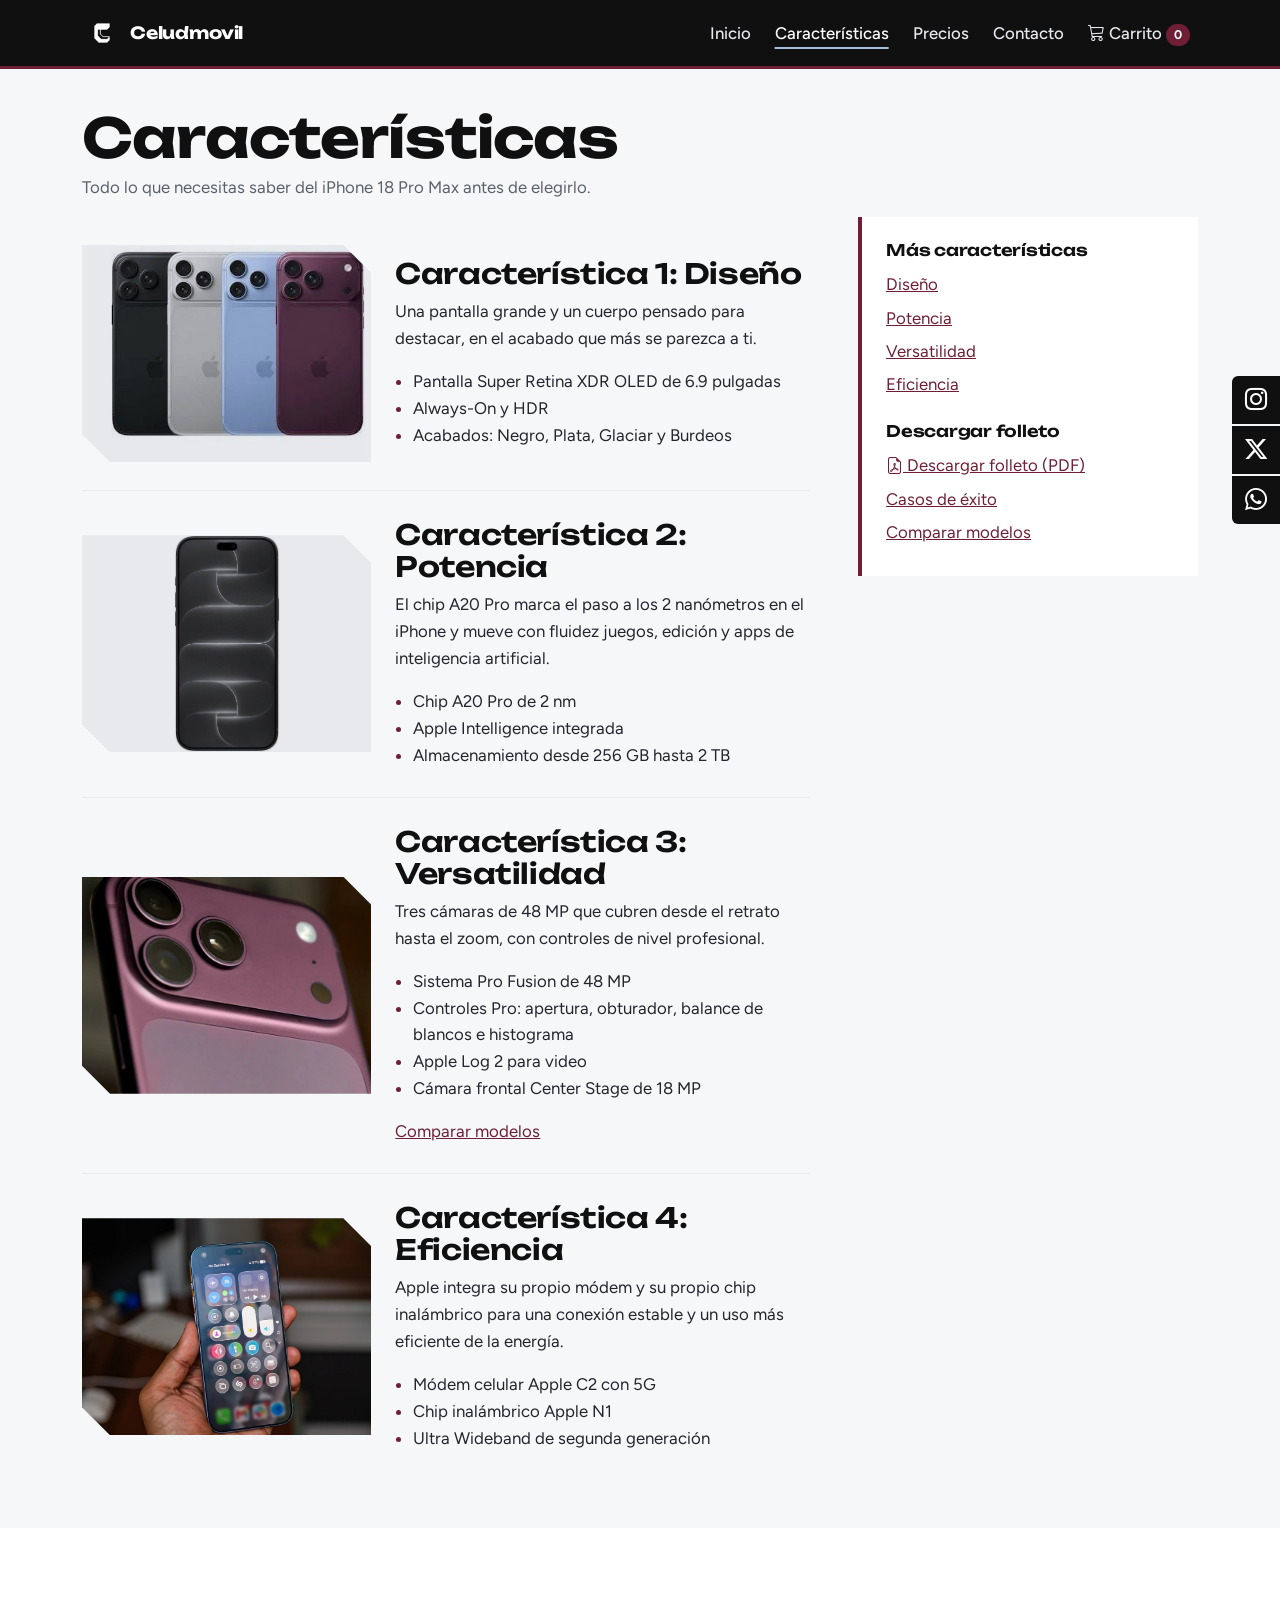
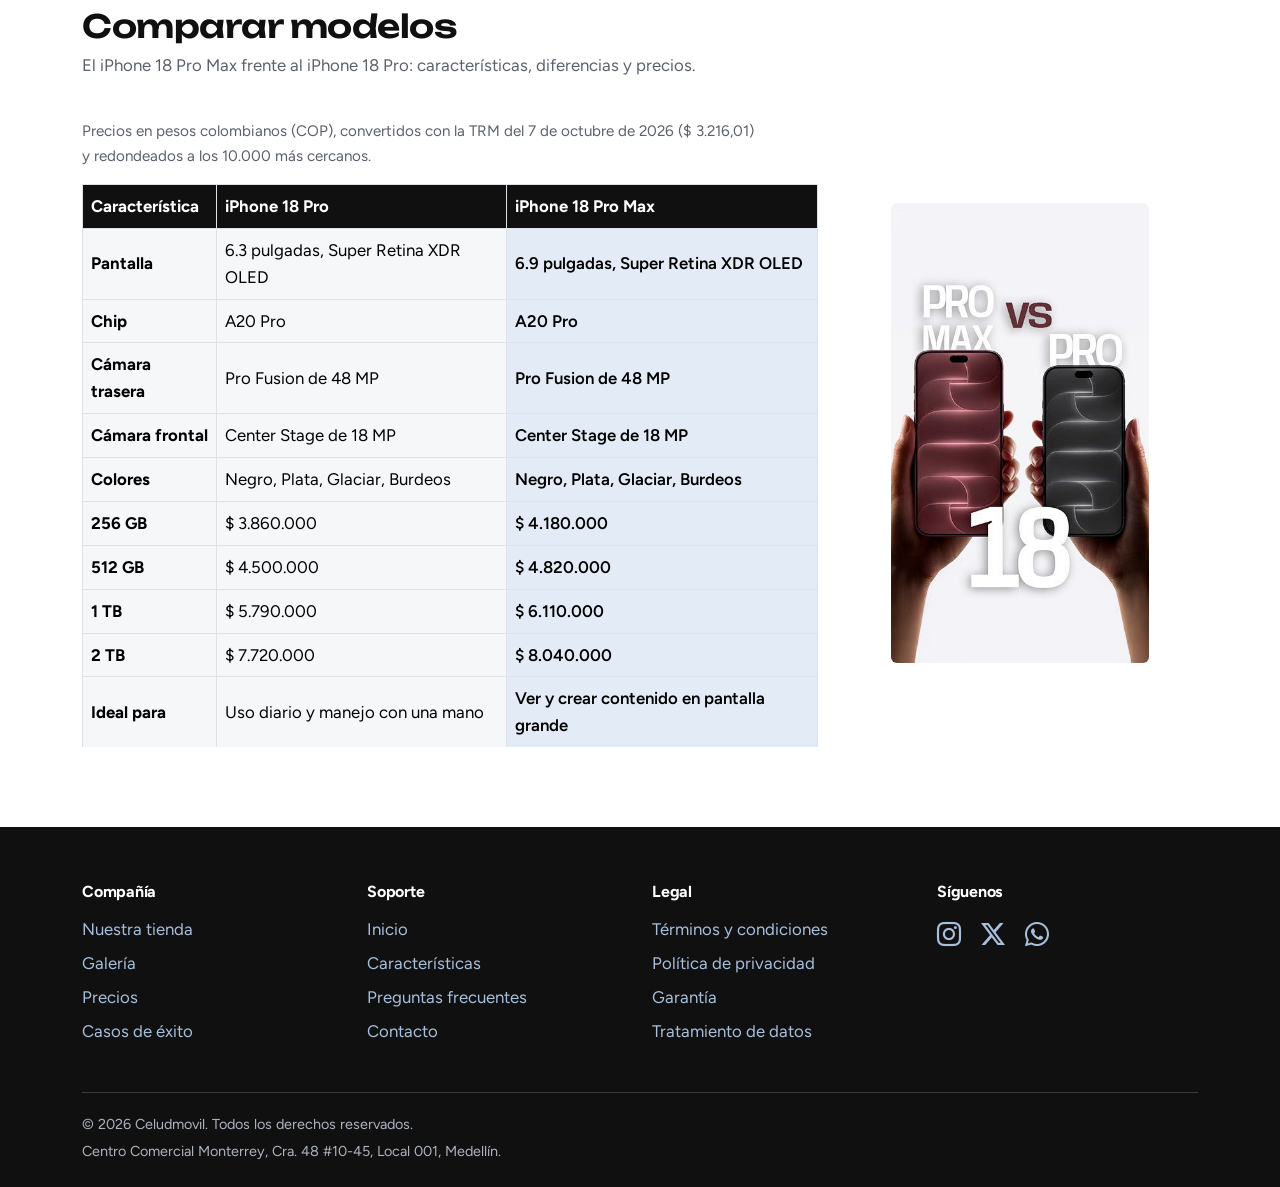
<file: caracteristicas.html>
<!DOCTYPE html>
<html lang="es">
<head>
  <meta charset="UTF-8">
  <meta name="viewport" content="width=device-width, initial-scale=1">
  <title>Características | iPhone 18 Pro Max | Celudmovil</title>
  <meta name="description" content="Diseño, potencia, cámara y conectividad del iPhone 18 Pro Max, con tabla para comparar modelos.">
  <link rel="icon" href="[data-uri]">
  <link rel="preconnect" href="https://fonts.googleapis.com">
  <link rel="preconnect" href="https://fonts.gstatic.com" crossorigin>
  <link href="https://fonts.googleapis.com/css2?family=Figtree:wght@400;500;700&family=Unbounded:wght@500;600;700&display=swap" rel="stylesheet">
  <link href="https://cdn.jsdelivr.net/npm/bootstrap@5.3.3/dist/css/bootstrap.min.css" rel="stylesheet">
  <link href="https://cdn.jsdelivr.net/npm/bootstrap-icons@1.11.3/font/bootstrap-icons.min.css" rel="stylesheet">
  <link href="estilos.css" rel="stylesheet">
</head>
<body>
  <a class="visually-hidden-focusable position-absolute p-2 bg-white" href="#contenido">Saltar al contenido</a>

  <nav class="navbar navbar-expand-lg navbar-celu sticky-top" data-bs-theme="dark" aria-label="Menú principal">
    <div class="container">
      <a class="navbar-brand d-flex align-items-center gap-2" href="index.html">
        <img src="[data-uri]" alt="Logo de Celudmovil" class="logo-nav" width="40" height="40">
        <span class="marca">Celudmovil</span>
      </a>
      <button class="navbar-toggler" type="button" data-bs-toggle="collapse" data-bs-target="#menuPrincipal"
        aria-controls="menuPrincipal" aria-expanded="false" aria-label="Abrir menú">
        <span class="navbar-toggler-icon"></span>
      </button>
      <div class="collapse navbar-collapse" id="menuPrincipal">
        <ul class="navbar-nav ms-auto align-items-lg-center gap-lg-2">
          <li class="nav-item"><a class="nav-link" href="index.html">Inicio</a></li>
          <li class="nav-item"><a class="nav-link active" aria-current="page" href="caracteristicas.html">Características</a></li>
          <li class="nav-item"><a class="nav-link" href="index.html#precios">Precios</a></li>
          <li class="nav-item"><a class="nav-link" href="contacto.html">Contacto</a></li>
          <li class="nav-item">
            <a class="nav-link" href="#" role="button" data-bs-toggle="offcanvas" data-bs-target="#panelCarrito" aria-controls="panelCarrito">
              <i class="bi bi-cart3" aria-hidden="true"></i> Carrito
              <span class="badge rounded-pill badge-celu" id="contadorCarrito">0</span>
            </a>
          </li>
        </ul>
      </div>
    </div>
  </nav>

  <main id="contenido">
    <div class="container">
      <div class="encabezado-pagina">
        <h1>Características</h1>
        <p>Todo lo que necesitas saber del iPhone 18 Pro Max antes de elegirlo.</p>
      </div>
      <div class="row g-5 pb-5">
        <div class="col-lg-8">
        <article class="articulo" id="diseno">
          <div class="row g-4 align-items-center">
            <div class="col-md-5">
              <div class="marco-img corte"><img src="[data-uri]" class="foto-render" alt="Cuatro iPhone 18 Pro vistos por detrás en los acabados Negro, Plata, Glaciar y Burdeos" loading="lazy"></div>
            </div>
            <div class="col-md-7">
              <h2 class="h3">Característica 1: Diseño</h2>
              <p>Una pantalla grande y un cuerpo pensado para destacar, en el acabado que más se parezca a ti.</p>
              <ul class="lista-atributos"><li>Pantalla Super Retina XDR OLED de 6.9 pulgadas</li><li>Always-On y HDR</li><li>Acabados: Negro, Plata, Glaciar y Burdeos</li></ul>
            </div>
          </div>
        </article>
        <article class="articulo" id="potencia">
          <div class="row g-4 align-items-center">
            <div class="col-md-5">
              <div class="marco-img corte"><img src="[data-uri]" class="foto-render" alt="iPhone 18 Pro Max Negro visto de frente con el fondo de pantalla de iOS" loading="lazy"></div>
            </div>
            <div class="col-md-7">
              <h2 class="h3">Característica 2: Potencia</h2>
              <p>El chip A20 Pro marca el paso a los 2 nanómetros en el iPhone y mueve con fluidez juegos, edición y apps de inteligencia artificial.</p>
              <ul class="lista-atributos"><li>Chip A20 Pro de 2 nm</li><li>Apple Intelligence integrada</li><li>Almacenamiento desde 256 GB hasta 2 TB</li></ul>
            </div>
          </div>
        </article>
        <article class="articulo" id="versatilidad">
          <div class="row g-4 align-items-center">
            <div class="col-md-5">
              <div class="marco-img corte"><img src="[data-uri]" class="foto-real" alt="Detalle del módulo de cámara trasera del iPhone 18 Pro Max con tres lentes" loading="lazy"></div>
            </div>
            <div class="col-md-7">
              <h2 class="h3">Característica 3: Versatilidad</h2>
              <p>Tres cámaras de 48 MP que cubren desde el retrato hasta el zoom, con controles de nivel profesional.</p>
              <ul class="lista-atributos"><li>Sistema Pro Fusion de 48 MP</li><li>Controles Pro: apertura, obturador, balance de blancos e histograma</li><li>Apple Log 2 para video</li><li>Cámara frontal Center Stage de 18 MP</li></ul><p class="mt-3 mb-0"><a href="#comparar">Comparar modelos</a></p>
            </div>
          </div>
        </article>
        <article class="articulo" id="eficiencia">
          <div class="row g-4 align-items-center">
            <div class="col-md-5">
              <div class="marco-img corte"><img src="[data-uri]" class="foto-real" alt="iPhone 18 Pro Max Glaciar en la mano mostrando el centro de control" loading="lazy"></div>
            </div>
            <div class="col-md-7">
              <h2 class="h3">Característica 4: Eficiencia</h2>
              <p>Apple integra su propio módem y su propio chip inalámbrico para una conexión estable y un uso más eficiente de la energía.</p>
              <ul class="lista-atributos"><li>Módem celular Apple C2 con 5G</li><li>Chip inalámbrico Apple N1</li><li>Ultra Wideband de segunda generación</li></ul>
            </div>
          </div>
        </article>
        </div>

        <aside class="col-lg-4" aria-label="Enlaces relacionados">
          <div class="aside-caja">
            <h2>Más características</h2>
            <ul class="list-unstyled">
              <li><a href="#diseno">Diseño</a></li>
              <li><a href="#potencia">Potencia</a></li>
              <li><a href="#versatilidad">Versatilidad</a></li>
              <li><a href="#eficiencia">Eficiencia</a></li>
            </ul>
            <h2>Descargar folleto</h2>
            <ul class="list-unstyled mb-0">
              <li><a href="folleto/Folleto_Oficial_iPhone_18_Pro_Max.pdf" download><i class="bi bi-file-earmark-pdf" aria-hidden="true"></i> Descargar folleto (PDF)</a></li>
              <li><a href="index.html#casos">Casos de éxito</a></li>
              <li><a href="#comparar">Comparar modelos</a></li>
            </ul>
          </div>
        </aside>
      </div>
    </div>

    <section class="seccion seccion-clara" id="comparar" aria-labelledby="tituloComparar">
      <div class="container">
        <h2 id="tituloComparar" class="titulo-seccion">Comparar modelos</h2>
        <p class="subtitulo-seccion">El iPhone 18 Pro Max frente al iPhone 18 Pro: características, diferencias y precios.</p>
        <div class="row g-4 align-items-center">
          <div class="col-lg-8">
            <p class="nota-precios mt-0">Precios en pesos colombianos (COP), convertidos con la TRM del 7 de octubre de 2026 ($ 3.216,01) y redondeados a los 10.000 más cercanos.</p>
            <div class="table-responsive">
              <table class="table table-bordered tabla-comparar mb-0">
                <caption class="visually-hidden">Comparación entre iPhone 18 Pro y iPhone 18 Pro Max</caption>
                <thead>
                  <tr><th scope="col">Característica</th><th scope="col">iPhone 18 Pro</th><th scope="col">iPhone 18 Pro Max</th></tr>
                </thead>
                <tbody>
                  <tr><th scope="row">Pantalla</th><td>6.3 pulgadas, Super Retina XDR OLED</td><td class="col-max">6.9 pulgadas, Super Retina XDR OLED</td></tr>
                  <tr><th scope="row">Chip</th><td>A20 Pro</td><td class="col-max">A20 Pro</td></tr>
                  <tr><th scope="row">Cámara trasera</th><td>Pro Fusion de 48 MP</td><td class="col-max">Pro Fusion de 48 MP</td></tr>
                  <tr><th scope="row">Cámara frontal</th><td>Center Stage de 18 MP</td><td class="col-max">Center Stage de 18 MP</td></tr>
                  <tr><th scope="row">Colores</th><td>Negro, Plata, Glaciar, Burdeos</td><td class="col-max">Negro, Plata, Glaciar, Burdeos</td></tr>
                  <tr><th scope="row">256 GB</th><td>$ 3.860.000</td><td class="col-max">$ 4.180.000</td></tr>
                  <tr><th scope="row">512 GB</th><td>$ 4.500.000</td><td class="col-max">$ 4.820.000</td></tr>
                  <tr><th scope="row">1 TB</th><td>$ 5.790.000</td><td class="col-max">$ 6.110.000</td></tr>
                  <tr><th scope="row">2 TB</th><td>$ 7.720.000</td><td class="col-max">$ 8.040.000</td></tr>
                  <tr><th scope="row">Ideal para</th><td>Uso diario y manejo con una mano</td><td class="col-max">Ver y crear contenido en pantalla grande</td></tr>
                </tbody>
              </table>
            </div>
          </div>
          <div class="col-lg-4 text-center">
            <img src="[data-uri]" class="img-fluid rounded" style="max-height: 460px" alt="iPhone 18 Pro Max y iPhone 18 Pro sostenidos en la mano, uno junto al otro" loading="lazy">
          </div>
        </div>
      </div>
    </section>
  </main>

  <footer class="footer-celu">
    <div class="container">
      <div class="row gy-4">
        <div class="col-6 col-lg-3">
          <h2>Compañía</h2>
          <ul>
            <li><a href="contacto.html#mapa">Nuestra tienda</a></li>
            <li><a href="galeria.html">Galería</a></li>
            <li><a href="index.html#precios">Precios</a></li>
            <li><a href="index.html#casos">Casos de éxito</a></li>
          </ul>
        </div>
        <div class="col-6 col-lg-3">
          <h2>Soporte</h2>
          <ul>
            <li><a href="index.html">Inicio</a></li>
            <li><a href="caracteristicas.html">Características</a></li>
            <li><a href="preguntas.html">Preguntas frecuentes</a></li>
            <li><a href="contacto.html">Contacto</a></li>
          </ul>
        </div>
        <div class="col-6 col-lg-3">
          <h2>Legal</h2>
          <ul>
            <li><a href="#" data-legal="terminos">Términos y condiciones</a></li>
            <li><a href="#" data-legal="privacidad">Política de privacidad</a></li>
            <li><a href="#" data-legal="garantia">Garantía</a></li>
            <li><a href="#" data-legal="datos">Tratamiento de datos</a></li>
          </ul>
        </div>
        <div class="col-12 col-md-6 col-lg-3">
          <h2>Síguenos</h2>
          <div class="redes">
            <a href="https://www.instagram.com/celudmovil/?hl=es-la" target="_blank" rel="noopener" aria-label="Instagram de Celudmovil"><i class="bi bi-instagram"></i></a>
            <a href="https://x.com/celudmovil" target="_blank" rel="noopener" aria-label="X de Celudmovil"><i class="bi bi-twitter-x"></i></a>
            <a href="https://wa.me/573205579197" target="_blank" rel="noopener" aria-label="WhatsApp de Celudmovil"><i class="bi bi-whatsapp"></i></a>
          </div>
        </div>
      </div>
      <div class="footer-legal">
        <p class="mb-1">&copy; 2026 Celudmovil. Todos los derechos reservados.</p>
        <p class="mb-0">Centro Comercial Monterrey, Cra. 48 #10-45, Local 001, Medellín.</p>
      </div>
    </div>
  </footer>

  <aside class="redes-flotantes" aria-label="Redes sociales de Celudmovil">
    <a href="https://www.instagram.com/celudmovil/?hl=es-la" target="_blank" rel="noopener" class="red-instagram" aria-label="Instagram de Celudmovil"><i class="bi bi-instagram"></i></a>
    <a href="https://x.com/celudmovil" target="_blank" rel="noopener" class="red-x" aria-label="X de Celudmovil"><i class="bi bi-twitter-x"></i></a>
    <a href="https://wa.me/573205579197" target="_blank" rel="noopener" class="red-whatsapp" aria-label="WhatsApp de Celudmovil"><i class="bi bi-whatsapp"></i></a>
  </aside>

  <div class="offcanvas offcanvas-end" tabindex="-1" id="panelCarrito" aria-labelledby="tituloCarrito">
    <div class="offcanvas-header">
      <h2 class="offcanvas-title h5" id="tituloCarrito">Tu carrito</h2>
      <button type="button" class="btn-close" data-bs-dismiss="offcanvas" aria-label="Cerrar carrito"></button>
    </div>
    <div class="offcanvas-body d-flex flex-column">
      <p id="carritoVacio">Tu carrito está vacío. Elige un almacenamiento en la sección Precios.</p>
      <ul class="list-group list-group-flush mb-3" id="listaCarrito"></ul>
      <div class="mt-auto">
        <div class="d-flex justify-content-between fw-bold mb-3"><span>Total</span><span id="totalCarrito">$ 0</span></div>
        <a id="pedirWhatsApp" class="btn btn-celu w-100 mb-2 disabled" href="#" target="_blank" rel="noopener" aria-disabled="true">
          <i class="bi bi-whatsapp" aria-hidden="true"></i> Pedir por WhatsApp
        </a>
        <button type="button" id="vaciarCarrito" class="btn btn-outline-celu w-100">Vaciar carrito</button>
      </div>
    </div>
  </div>

  <div class="modal fade" id="modalLegal" tabindex="-1" aria-labelledby="tituloLegal" aria-hidden="true">
    <div class="modal-dialog modal-dialog-centered modal-dialog-scrollable">
      <div class="modal-content">
        <div class="modal-header">
          <h2 class="modal-title h5" id="tituloLegal"></h2>
          <button type="button" class="btn-close" data-bs-dismiss="modal" aria-label="Cerrar"></button>
        </div>
        <div class="modal-body" id="cuerpoLegal"></div>
        <div class="modal-footer">
          <button type="button" class="btn btn-celu" data-bs-dismiss="modal">Entendido</button>
        </div>
      </div>
    </div>
  </div>

  <script src="https://cdn.jsdelivr.net/npm/bootstrap@5.3.3/dist/js/bootstrap.bundle.min.js"></script>
  <script>
    // ---------- Carrito (se guarda en el navegador con localStorage) ----------
    (function () {
      var CLAVE = 'celudmovil_carrito_cop';
      var carrito = [];
      try { carrito = JSON.parse(localStorage.getItem(CLAVE)) || []; } catch (e) { carrito = []; }

      function dinero(n) { return '$ ' + String(n).replace(/\B(?=(\d{3})+(?!\d))/g, '.'); }
      function guardar() { try { localStorage.setItem(CLAVE, JSON.stringify(carrito)); } catch (e) {} }

      function pintar() {
        var lista = document.getElementById('listaCarrito');
        var total = 0, cantidad = 0, mensaje = 'Hola Celudmovil, quiero pedir:%0A';
        lista.innerHTML = '';
        carrito.forEach(function (it) {
          total += it.precio * it.cant;
          cantidad += it.cant;
          mensaje += '- ' + it.nombre + ' x' + it.cant + '%0A';
          var li = document.createElement('li');
          li.className = 'list-group-item px-0';
          li.innerHTML =
            '<div class="d-flex justify-content-between"><strong>' + it.nombre + '</strong><span>' + dinero(it.precio * it.cant) + '</span></div>' +
            '<div class="d-flex align-items-center gap-2 mt-2">' +
            '<button type="button" class="btn btn-sm btn-outline-celu" data-menos="' + it.id + '" aria-label="Quitar una unidad">&minus;</button>' +
            '<span>' + it.cant + '</span>' +
            '<button type="button" class="btn btn-sm btn-outline-celu" data-mas="' + it.id + '" aria-label="Agregar una unidad">+</button></div>';
          lista.appendChild(li);
        });
        mensaje += 'Total: ' + dinero(total) + ' COP';
        document.getElementById('contadorCarrito').textContent = cantidad;
        document.getElementById('totalCarrito').textContent = dinero(total);
        document.getElementById('carritoVacio').classList.toggle('d-none', cantidad > 0);
        var wa = document.getElementById('pedirWhatsApp');
        wa.classList.toggle('disabled', cantidad === 0);
        wa.setAttribute('aria-disabled', cantidad === 0 ? 'true' : 'false');
        wa.href = cantidad === 0 ? '#' : 'https://wa.me/573205579197?text=' + mensaje;
      }

      function buscar(id) { return carrito.filter(function (it) { return it.id === id; })[0]; }

      document.addEventListener('click', function (e) {
        var agregar = e.target.closest('[data-agregar]');
        var mas = e.target.closest('[data-mas]');
        var menos = e.target.closest('[data-menos]');
        if (agregar) {
          var id = agregar.dataset.id, it = buscar(id);
          if (it) { it.cant++; } else { carrito.push({ id: id, nombre: agregar.dataset.nombre, precio: Number(agregar.dataset.precio), cant: 1 }); }
          guardar(); pintar();
          bootstrap.Offcanvas.getOrCreateInstance(document.getElementById('panelCarrito')).show();
        } else if (mas) {
          buscar(mas.dataset.mas).cant++; guardar(); pintar();
        } else if (menos) {
          var item = buscar(menos.dataset.menos);
          item.cant--;
          if (item.cant <= 0) { carrito = carrito.filter(function (x) { return x !== item; }); }
          guardar(); pintar();
        } else if (e.target.closest('#vaciarCarrito')) {
          carrito = []; guardar(); pintar();
        }
      });
      pintar();
    })();

    // ---------- Enlaces legales del footer (abren un modal) ----------
    (function () {
      var textos = {
        terminos: ['Términos y condiciones', 'Los precios se muestran en pesos colombianos, convertidos desde el precio de lista de Apple en dólares con la TRM vigente al momento de publicar el sitio, y pueden variar. La disponibilidad de colores y capacidades depende del inventario de la tienda. Al hacer un pedido aceptas que Celudmovil te contacte por WhatsApp para confirmar el valor final, la forma de pago y la entrega.'],
        privacidad: ['Política de privacidad', 'Usamos tu nombre, correo y mensaje únicamente para responder tu consulta y, si te suscribes, para enviarte novedades del iPhone 18 Pro Max. No vendemos ni compartimos tus datos con terceros.'],
        garantia: ['Garantía', 'Los iPhone nuevos incluyen la garantía limitada de Apple de un año. Si tu equipo presenta una falla de fábrica, te orientamos en Celudmovil para hacer el trámite. Conserva tu factura y el empaque original.'],
        datos: ['Tratamiento de datos', 'Tus datos personales se tratan conforme a la Ley 1581 de 2012 de Colombia. Puedes consultar, actualizar o pedir que eliminemos tus datos escribiéndonos por WhatsApp o visitando la tienda en el Centro Comercial Monterrey.']
      };
      document.querySelectorAll('[data-legal]').forEach(function (a) {
        a.addEventListener('click', function (e) {
          e.preventDefault();
          var t = textos[a.dataset.legal];
          document.getElementById('tituloLegal').textContent = t[0];
          document.getElementById('cuerpoLegal').textContent = t[1];
          bootstrap.Modal.getOrCreateInstance(document.getElementById('modalLegal')).show();
        });
      });
    })();
  </script>
</body>
</html>
</file>
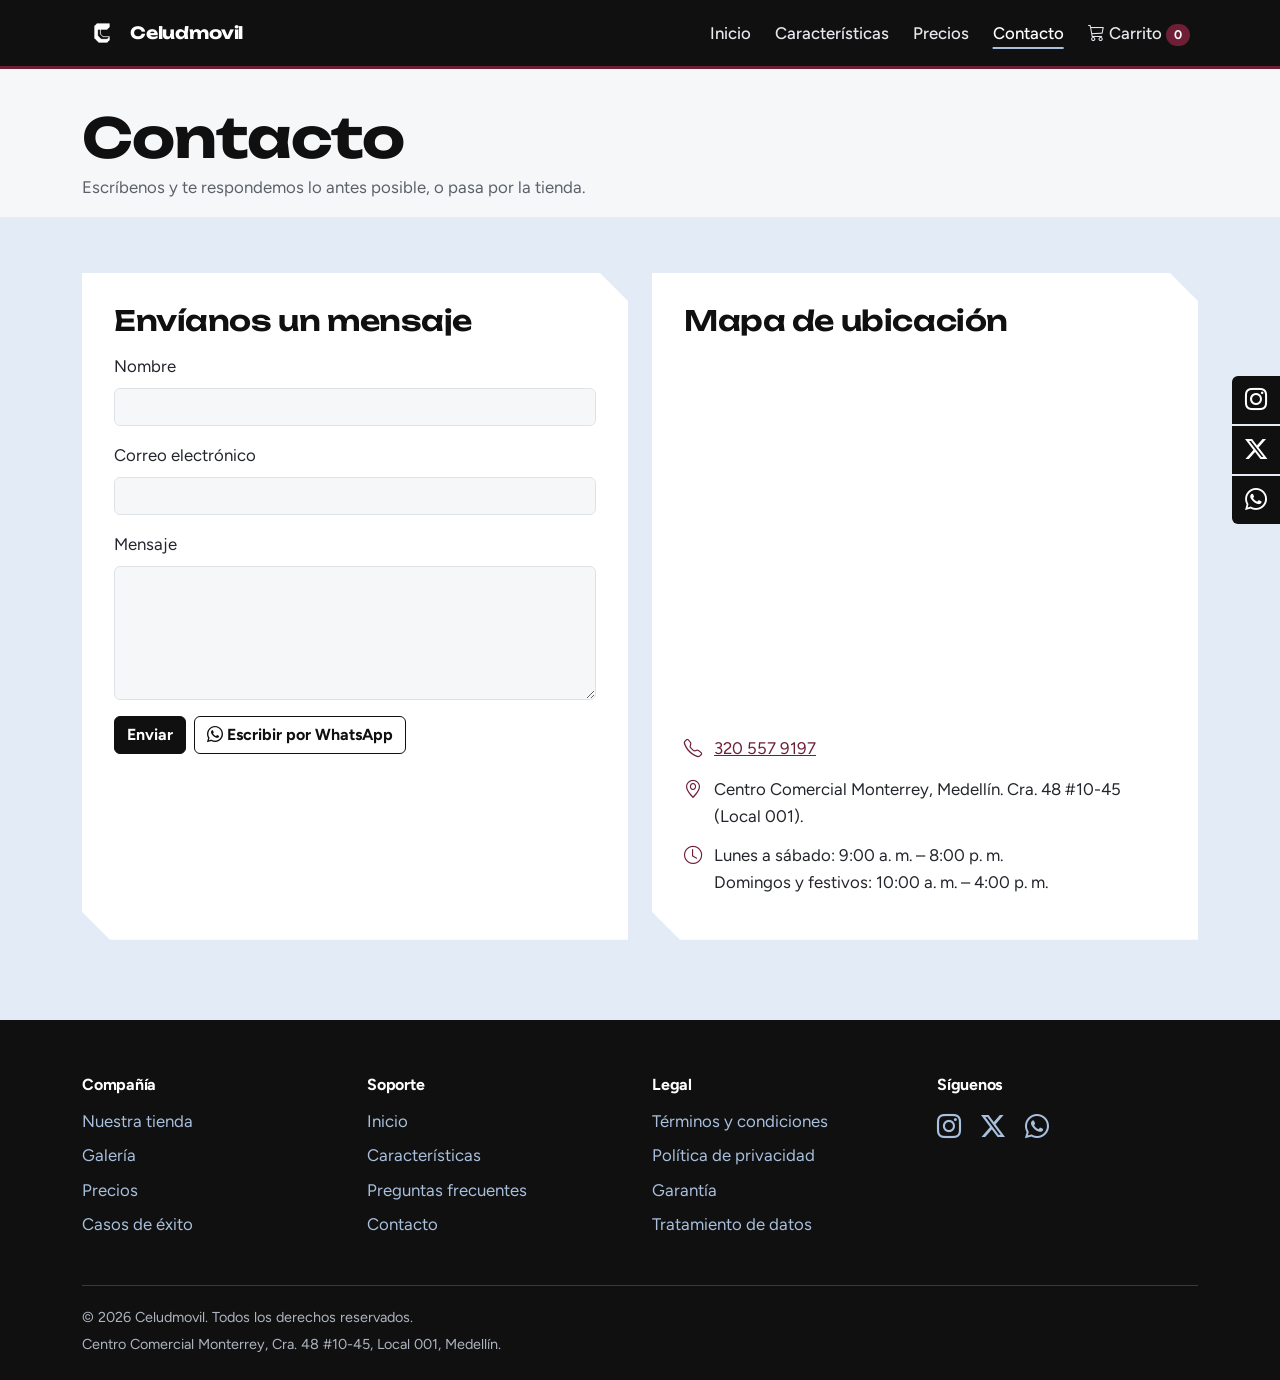
<file: contacto.html>
<!DOCTYPE html>
<html lang="es">
<head>
  <meta charset="UTF-8">
  <meta name="viewport" content="width=device-width, initial-scale=1">
  <title>Contacto | Celudmovil</title>
  <meta name="description" content="Escríbenos o visítanos en el Centro Comercial Monterrey, Medellín. Teléfono 320 557 9197.">
  <link rel="icon" href="[data-uri]">
  <link rel="preconnect" href="https://fonts.googleapis.com">
  <link rel="preconnect" href="https://fonts.gstatic.com" crossorigin>
  <link href="https://fonts.googleapis.com/css2?family=Figtree:wght@400;500;700&family=Unbounded:wght@500;600;700&display=swap" rel="stylesheet">
  <link href="https://cdn.jsdelivr.net/npm/bootstrap@5.3.3/dist/css/bootstrap.min.css" rel="stylesheet">
  <link href="https://cdn.jsdelivr.net/npm/bootstrap-icons@1.11.3/font/bootstrap-icons.min.css" rel="stylesheet">
  <link href="estilos.css" rel="stylesheet">
</head>
<body>
  <a class="visually-hidden-focusable position-absolute p-2 bg-white" href="#contenido">Saltar al contenido</a>

  <nav class="navbar navbar-expand-lg navbar-celu sticky-top" data-bs-theme="dark" aria-label="Menú principal">
    <div class="container">
      <a class="navbar-brand d-flex align-items-center gap-2" href="index.html">
        <img src="[data-uri]" alt="Logo de Celudmovil" class="logo-nav" width="40" height="40">
        <span class="marca">Celudmovil</span>
      </a>
      <button class="navbar-toggler" type="button" data-bs-toggle="collapse" data-bs-target="#menuPrincipal"
        aria-controls="menuPrincipal" aria-expanded="false" aria-label="Abrir menú">
        <span class="navbar-toggler-icon"></span>
      </button>
      <div class="collapse navbar-collapse" id="menuPrincipal">
        <ul class="navbar-nav ms-auto align-items-lg-center gap-lg-2">
          <li class="nav-item"><a class="nav-link" href="index.html">Inicio</a></li>
          <li class="nav-item"><a class="nav-link" href="caracteristicas.html">Características</a></li>
          <li class="nav-item"><a class="nav-link" href="index.html#precios">Precios</a></li>
          <li class="nav-item"><a class="nav-link active" aria-current="page" href="contacto.html">Contacto</a></li>
          <li class="nav-item">
            <a class="nav-link" href="#" role="button" data-bs-toggle="offcanvas" data-bs-target="#panelCarrito" aria-controls="panelCarrito">
              <i class="bi bi-cart3" aria-hidden="true"></i> Carrito
              <span class="badge rounded-pill badge-celu" id="contadorCarrito">0</span>
            </a>
          </li>
        </ul>
      </div>
    </div>
  </nav>

  <main id="contenido">
    <div class="container">
      <div class="encabezado-pagina">
        <h1>Contacto</h1>
        <p>Escríbenos y te respondemos lo antes posible, o pasa por la tienda.</p>
      </div>
    </div>
    <section class="seccion-contacto" aria-label="Formulario y ubicación">
      <div class="container">
        <div class="row g-4">
          <div class="col-lg-6">
            <div class="caja-contacto corte">
              <h2 class="h3 mb-3">Envíanos un mensaje</h2>
              <div id="zonaAlerta"></div>
              <form id="formContacto" class="needs-validation" novalidate>
                <div class="mb-3">
                  <label for="nombre" class="form-label">Nombre</label>
                  <input type="text" class="form-control" id="nombre" autocomplete="name" required minlength="3">
                  <div class="invalid-feedback">Escribe tu nombre (mínimo 3 letras).</div>
                </div>
                <div class="mb-3">
                  <label for="correo" class="form-label">Correo electrónico</label>
                  <input type="email" class="form-control" id="correo" autocomplete="email" required>
                  <div class="invalid-feedback">Escribe un correo válido, por ejemplo nombre@correo.com.</div>
                </div>
                <div class="mb-3">
                  <label for="mensaje" class="form-label">Mensaje</label>
                  <textarea class="form-control" id="mensaje" rows="5" required minlength="10"></textarea>
                  <div class="invalid-feedback">Cuéntanos en qué podemos ayudarte (mínimo 10 caracteres).</div>
                </div>
                <div class="d-flex flex-wrap gap-2">
                  <button type="submit" class="btn btn-celu">Enviar</button>
                  <a href="https://wa.me/573205579197" class="btn btn-outline-celu" target="_blank" rel="noopener"><i class="bi bi-whatsapp" aria-hidden="true"></i> Escribir por WhatsApp</a>
                </div>
              </form>
            </div>
          </div>
          <div class="col-lg-6" id="mapa">
            <div class="caja-contacto corte">
              <h2 class="h3 mb-3">Mapa de ubicación</h2>
              <div class="ratio ratio-4x3 mapa">
                <iframe title="Mapa de Celudmovil en el Centro Comercial Monterrey, Medellín"
                  src="https://www.google.com/maps?q=Centro+Comercial+Monterrey,+Carrera+48+%2310-45,+Medell%C3%ADn&amp;output=embed"
                  loading="lazy" referrerpolicy="no-referrer-when-downgrade" allowfullscreen></iframe>
              </div>
              <ul class="datos-tienda">
                <li><i class="bi bi-telephone" aria-hidden="true"></i><span><a href="tel:+573205579197">320 557 9197</a></span></li>
                <li><i class="bi bi-geo-alt" aria-hidden="true"></i><span>Centro Comercial Monterrey, Medellín. Cra. 48 #10-45 (Local 001).</span></li>
                <li><i class="bi bi-clock" aria-hidden="true"></i><span>Lunes a sábado: 9:00 a. m. – 8:00 p. m.<br>Domingos y festivos: 10:00 a. m. – 4:00 p. m.</span></li>
              </ul>
            </div>
          </div>
        </div>
      </div>
    </section>
  </main>

  <footer class="footer-celu">
    <div class="container">
      <div class="row gy-4">
        <div class="col-6 col-lg-3">
          <h2>Compañía</h2>
          <ul>
            <li><a href="contacto.html#mapa">Nuestra tienda</a></li>
            <li><a href="galeria.html">Galería</a></li>
            <li><a href="index.html#precios">Precios</a></li>
            <li><a href="index.html#casos">Casos de éxito</a></li>
          </ul>
        </div>
        <div class="col-6 col-lg-3">
          <h2>Soporte</h2>
          <ul>
            <li><a href="index.html">Inicio</a></li>
            <li><a href="caracteristicas.html">Características</a></li>
            <li><a href="preguntas.html">Preguntas frecuentes</a></li>
            <li><a href="contacto.html">Contacto</a></li>
          </ul>
        </div>
        <div class="col-6 col-lg-3">
          <h2>Legal</h2>
          <ul>
            <li><a href="#" data-legal="terminos">Términos y condiciones</a></li>
            <li><a href="#" data-legal="privacidad">Política de privacidad</a></li>
            <li><a href="#" data-legal="garantia">Garantía</a></li>
            <li><a href="#" data-legal="datos">Tratamiento de datos</a></li>
          </ul>
        </div>
        <div class="col-12 col-md-6 col-lg-3">
          <h2>Síguenos</h2>
          <div class="redes">
            <a href="https://www.instagram.com/celudmovil/?hl=es-la" target="_blank" rel="noopener" aria-label="Instagram de Celudmovil"><i class="bi bi-instagram"></i></a>
            <a href="https://x.com/celudmovil" target="_blank" rel="noopener" aria-label="X de Celudmovil"><i class="bi bi-twitter-x"></i></a>
            <a href="https://wa.me/573205579197" target="_blank" rel="noopener" aria-label="WhatsApp de Celudmovil"><i class="bi bi-whatsapp"></i></a>
          </div>
        </div>
      </div>
      <div class="footer-legal">
        <p class="mb-1">&copy; 2026 Celudmovil. Todos los derechos reservados.</p>
        <p class="mb-0">Centro Comercial Monterrey, Cra. 48 #10-45, Local 001, Medellín.</p>
      </div>
    </div>
  </footer>

  <aside class="redes-flotantes" aria-label="Redes sociales de Celudmovil">
    <a href="https://www.instagram.com/celudmovil/?hl=es-la" target="_blank" rel="noopener" class="red-instagram" aria-label="Instagram de Celudmovil"><i class="bi bi-instagram"></i></a>
    <a href="https://x.com/celudmovil" target="_blank" rel="noopener" class="red-x" aria-label="X de Celudmovil"><i class="bi bi-twitter-x"></i></a>
    <a href="https://wa.me/573205579197" target="_blank" rel="noopener" class="red-whatsapp" aria-label="WhatsApp de Celudmovil"><i class="bi bi-whatsapp"></i></a>
  </aside>

  <div class="offcanvas offcanvas-end" tabindex="-1" id="panelCarrito" aria-labelledby="tituloCarrito">
    <div class="offcanvas-header">
      <h2 class="offcanvas-title h5" id="tituloCarrito">Tu carrito</h2>
      <button type="button" class="btn-close" data-bs-dismiss="offcanvas" aria-label="Cerrar carrito"></button>
    </div>
    <div class="offcanvas-body d-flex flex-column">
      <p id="carritoVacio">Tu carrito está vacío. Elige un almacenamiento en la sección Precios.</p>
      <ul class="list-group list-group-flush mb-3" id="listaCarrito"></ul>
      <div class="mt-auto">
        <div class="d-flex justify-content-between fw-bold mb-3"><span>Total</span><span id="totalCarrito">$ 0</span></div>
        <a id="pedirWhatsApp" class="btn btn-celu w-100 mb-2 disabled" href="#" target="_blank" rel="noopener" aria-disabled="true">
          <i class="bi bi-whatsapp" aria-hidden="true"></i> Pedir por WhatsApp
        </a>
        <button type="button" id="vaciarCarrito" class="btn btn-outline-celu w-100">Vaciar carrito</button>
      </div>
    </div>
  </div>

  <div class="modal fade" id="modalLegal" tabindex="-1" aria-labelledby="tituloLegal" aria-hidden="true">
    <div class="modal-dialog modal-dialog-centered modal-dialog-scrollable">
      <div class="modal-content">
        <div class="modal-header">
          <h2 class="modal-title h5" id="tituloLegal"></h2>
          <button type="button" class="btn-close" data-bs-dismiss="modal" aria-label="Cerrar"></button>
        </div>
        <div class="modal-body" id="cuerpoLegal"></div>
        <div class="modal-footer">
          <button type="button" class="btn btn-celu" data-bs-dismiss="modal">Entendido</button>
        </div>
      </div>
    </div>
  </div>

  <script>
    // ---------- Formulario de contacto ----------
    (function () {
      var form = document.getElementById('formContacto');
      var CLAVE = 'celudmovil_mensajes';
      form.addEventListener('submit', function (e) {
        e.preventDefault();
        if (!form.checkValidity()) { form.classList.add('was-validated'); return; }
        var nombre = document.getElementById('nombre').value.trim();
        var lista = [];
        try { lista = JSON.parse(localStorage.getItem(CLAVE)) || []; } catch (err) { lista = []; }
        lista.push({
          nombre: nombre,
          correo: document.getElementById('correo').value.trim(),
          mensaje: document.getElementById('mensaje').value.trim(),
          fecha: new Date().toISOString()
        });
        try { localStorage.setItem(CLAVE, JSON.stringify(lista)); } catch (err) {}
        var zona = document.getElementById('zonaAlerta');
        zona.innerHTML = '';
        var alerta = document.createElement('div');
        alerta.className = 'alert alert-success alert-dismissible fade show';
        alerta.setAttribute('role', 'alert');
        alerta.innerHTML = '<strong>¡Mensaje enviado!</strong> Gracias, <span id="gracias"></span>. Te responderemos pronto.' +
          '<button type="button" class="btn-close" data-bs-dismiss="alert" aria-label="Cerrar"></button>';
        zona.appendChild(alerta);
        document.getElementById('gracias').textContent = nombre;
        form.reset();
        form.classList.remove('was-validated');
      });
    })();
  </script>

  <script src="https://cdn.jsdelivr.net/npm/bootstrap@5.3.3/dist/js/bootstrap.bundle.min.js"></script>
  <script>
    // ---------- Carrito (se guarda en el navegador con localStorage) ----------
    (function () {
      var CLAVE = 'celudmovil_carrito_cop';
      var carrito = [];
      try { carrito = JSON.parse(localStorage.getItem(CLAVE)) || []; } catch (e) { carrito = []; }

      function dinero(n) { return '$ ' + String(n).replace(/\B(?=(\d{3})+(?!\d))/g, '.'); }
      function guardar() { try { localStorage.setItem(CLAVE, JSON.stringify(carrito)); } catch (e) {} }

      function pintar() {
        var lista = document.getElementById('listaCarrito');
        var total = 0, cantidad = 0, mensaje = 'Hola Celudmovil, quiero pedir:%0A';
        lista.innerHTML = '';
        carrito.forEach(function (it) {
          total += it.precio * it.cant;
          cantidad += it.cant;
          mensaje += '- ' + it.nombre + ' x' + it.cant + '%0A';
          var li = document.createElement('li');
          li.className = 'list-group-item px-0';
          li.innerHTML =
            '<div class="d-flex justify-content-between"><strong>' + it.nombre + '</strong><span>' + dinero(it.precio * it.cant) + '</span></div>' +
            '<div class="d-flex align-items-center gap-2 mt-2">' +
            '<button type="button" class="btn btn-sm btn-outline-celu" data-menos="' + it.id + '" aria-label="Quitar una unidad">&minus;</button>' +
            '<span>' + it.cant + '</span>' +
            '<button type="button" class="btn btn-sm btn-outline-celu" data-mas="' + it.id + '" aria-label="Agregar una unidad">+</button></div>';
          lista.appendChild(li);
        });
        mensaje += 'Total: ' + dinero(total) + ' COP';
        document.getElementById('contadorCarrito').textContent = cantidad;
        document.getElementById('totalCarrito').textContent = dinero(total);
        document.getElementById('carritoVacio').classList.toggle('d-none', cantidad > 0);
        var wa = document.getElementById('pedirWhatsApp');
        wa.classList.toggle('disabled', cantidad === 0);
        wa.setAttribute('aria-disabled', cantidad === 0 ? 'true' : 'false');
        wa.href = cantidad === 0 ? '#' : 'https://wa.me/573205579197?text=' + mensaje;
      }

      function buscar(id) { return carrito.filter(function (it) { return it.id === id; })[0]; }

      document.addEventListener('click', function (e) {
        var agregar = e.target.closest('[data-agregar]');
        var mas = e.target.closest('[data-mas]');
        var menos = e.target.closest('[data-menos]');
        if (agregar) {
          var id = agregar.dataset.id, it = buscar(id);
          if (it) { it.cant++; } else { carrito.push({ id: id, nombre: agregar.dataset.nombre, precio: Number(agregar.dataset.precio), cant: 1 }); }
          guardar(); pintar();
          bootstrap.Offcanvas.getOrCreateInstance(document.getElementById('panelCarrito')).show();
        } else if (mas) {
          buscar(mas.dataset.mas).cant++; guardar(); pintar();
        } else if (menos) {
          var item = buscar(menos.dataset.menos);
          item.cant--;
          if (item.cant <= 0) { carrito = carrito.filter(function (x) { return x !== item; }); }
          guardar(); pintar();
        } else if (e.target.closest('#vaciarCarrito')) {
          carrito = []; guardar(); pintar();
        }
      });
      pintar();
    })();

    // ---------- Enlaces legales del footer (abren un modal) ----------
    (function () {
      var textos = {
        terminos: ['Términos y condiciones', 'Los precios se muestran en pesos colombianos, convertidos desde el precio de lista de Apple en dólares con la TRM vigente al momento de publicar el sitio, y pueden variar. La disponibilidad de colores y capacidades depende del inventario de la tienda. Al hacer un pedido aceptas que Celudmovil te contacte por WhatsApp para confirmar el valor final, la forma de pago y la entrega.'],
        privacidad: ['Política de privacidad', 'Usamos tu nombre, correo y mensaje únicamente para responder tu consulta y, si te suscribes, para enviarte novedades del iPhone 18 Pro Max. No vendemos ni compartimos tus datos con terceros.'],
        garantia: ['Garantía', 'Los iPhone nuevos incluyen la garantía limitada de Apple de un año. Si tu equipo presenta una falla de fábrica, te orientamos en Celudmovil para hacer el trámite. Conserva tu factura y el empaque original.'],
        datos: ['Tratamiento de datos', 'Tus datos personales se tratan conforme a la Ley 1581 de 2012 de Colombia. Puedes consultar, actualizar o pedir que eliminemos tus datos escribiéndonos por WhatsApp o visitando la tienda en el Centro Comercial Monterrey.']
      };
      document.querySelectorAll('[data-legal]').forEach(function (a) {
        a.addEventListener('click', function (e) {
          e.preventDefault();
          var t = textos[a.dataset.legal];
          document.getElementById('tituloLegal').textContent = t[0];
          document.getElementById('cuerpoLegal').textContent = t[1];
          bootstrap.Modal.getOrCreateInstance(document.getElementById('modalLegal')).show();
        });
      });
    })();
  </script>
</body>
</html>
</file>
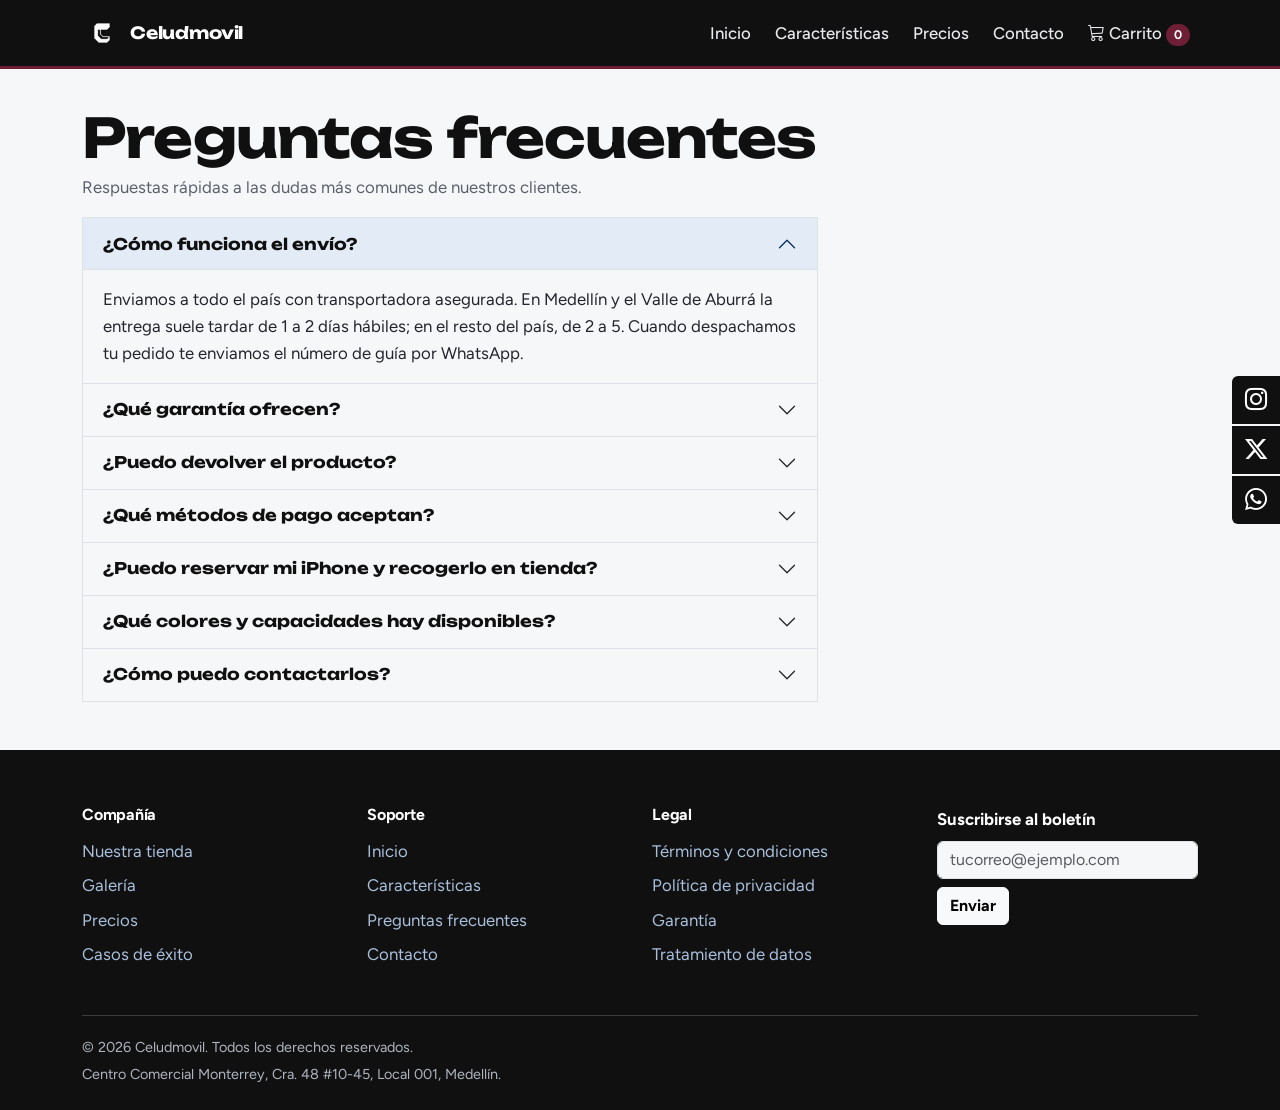
<file: preguntas.html>
<!DOCTYPE html>
<html lang="es">
<head>
  <meta charset="UTF-8">
  <meta name="viewport" content="width=device-width, initial-scale=1">
  <title>Preguntas frecuentes | Celudmovil</title>
  <meta name="description" content="Respuestas sobre envíos, garantía, devoluciones y pagos del iPhone 18 Pro Max en Celudmovil.">
  <link rel="icon" href="[data-uri]">
  <link rel="preconnect" href="https://fonts.googleapis.com">
  <link rel="preconnect" href="https://fonts.gstatic.com" crossorigin>
  <link href="https://fonts.googleapis.com/css2?family=Figtree:wght@400;500;700&family=Unbounded:wght@500;600;700&display=swap" rel="stylesheet">
  <link href="https://cdn.jsdelivr.net/npm/bootstrap@5.3.3/dist/css/bootstrap.min.css" rel="stylesheet">
  <link href="https://cdn.jsdelivr.net/npm/bootstrap-icons@1.11.3/font/bootstrap-icons.min.css" rel="stylesheet">
  <link href="estilos.css" rel="stylesheet">
</head>
<body>
  <a class="visually-hidden-focusable position-absolute p-2 bg-white" href="#contenido">Saltar al contenido</a>

  <nav class="navbar navbar-expand-lg navbar-celu sticky-top" data-bs-theme="dark" aria-label="Menú principal">
    <div class="container">
      <a class="navbar-brand d-flex align-items-center gap-2" href="index.html">
        <img src="[data-uri]" alt="Logo de Celudmovil" class="logo-nav" width="40" height="40">
        <span class="marca">Celudmovil</span>
      </a>
      <button class="navbar-toggler" type="button" data-bs-toggle="collapse" data-bs-target="#menuPrincipal"
        aria-controls="menuPrincipal" aria-expanded="false" aria-label="Abrir menú">
        <span class="navbar-toggler-icon"></span>
      </button>
      <div class="collapse navbar-collapse" id="menuPrincipal">
        <ul class="navbar-nav ms-auto align-items-lg-center gap-lg-2">
          <li class="nav-item"><a class="nav-link" href="index.html">Inicio</a></li>
          <li class="nav-item"><a class="nav-link" href="caracteristicas.html">Características</a></li>
          <li class="nav-item"><a class="nav-link" href="index.html#precios">Precios</a></li>
          <li class="nav-item"><a class="nav-link" href="contacto.html">Contacto</a></li>
          <li class="nav-item">
            <a class="nav-link" href="#" role="button" data-bs-toggle="offcanvas" data-bs-target="#panelCarrito" aria-controls="panelCarrito">
              <i class="bi bi-cart3" aria-hidden="true"></i> Carrito
              <span class="badge rounded-pill badge-celu" id="contadorCarrito">0</span>
            </a>
          </li>
        </ul>
      </div>
    </div>
  </nav>

  <main id="contenido">
    <div class="container pb-5">
      <div class="encabezado-pagina">
        <h1>Preguntas frecuentes</h1>
        <p>Respuestas rápidas a las dudas más comunes de nuestros clientes.</p>
      </div>
      <div class="row">
        <div class="col-lg-8">
          <div class="accordion" id="acordeonFaq">
          <div class="accordion-item">
            <h2 class="accordion-header">
              <button class="accordion-button" type="button" data-bs-toggle="collapse" data-bs-target="#faq0" aria-expanded="true" aria-controls="faq0">¿Cómo funciona el envío?</button>
            </h2>
            <div id="faq0" class="accordion-collapse collapse show" data-bs-parent="#acordeonFaq">
              <div class="accordion-body">Enviamos a todo el país con transportadora asegurada. En Medellín y el Valle de Aburrá la entrega suele tardar de 1 a 2 días hábiles; en el resto del país, de 2 a 5. Cuando despachamos tu pedido te enviamos el número de guía por WhatsApp.</div>
            </div>
          </div>
          <div class="accordion-item">
            <h2 class="accordion-header">
              <button class="accordion-button collapsed" type="button" data-bs-toggle="collapse" data-bs-target="#faq1" aria-expanded="false" aria-controls="faq1">¿Qué garantía ofrecen?</button>
            </h2>
            <div id="faq1" class="accordion-collapse collapse" data-bs-parent="#acordeonFaq">
              <div class="accordion-body">Todos los iPhone 18 Pro Max son nuevos y traen la garantía limitada de Apple de un año. Si tu equipo presenta una falla de fábrica, te acompañamos en el trámite desde la tienda.</div>
            </div>
          </div>
          <div class="accordion-item">
            <h2 class="accordion-header">
              <button class="accordion-button collapsed" type="button" data-bs-toggle="collapse" data-bs-target="#faq2" aria-expanded="false" aria-controls="faq2">¿Puedo devolver el producto?</button>
            </h2>
            <div id="faq2" class="accordion-collapse collapse" data-bs-parent="#acordeonFaq">
              <div class="accordion-body">Sí. Si compraste a distancia, puedes ejercer el derecho de retracto dentro de los 5 días hábiles siguientes a la entrega, siempre que el equipo esté sin uso y en su empaque original con todos sus accesorios.</div>
            </div>
          </div>
          <div class="accordion-item">
            <h2 class="accordion-header">
              <button class="accordion-button collapsed" type="button" data-bs-toggle="collapse" data-bs-target="#faq3" aria-expanded="false" aria-controls="faq3">¿Qué métodos de pago aceptan?</button>
            </h2>
            <div id="faq3" class="accordion-collapse collapse" data-bs-parent="#acordeonFaq">
              <div class="accordion-body">En la tienda recibimos efectivo, tarjeta débito, tarjeta crédito y transferencia. Para pedidos a distancia te indicamos las opciones disponibles cuando confirmamos tu pedido por WhatsApp.</div>
            </div>
          </div>
          <div class="accordion-item">
            <h2 class="accordion-header">
              <button class="accordion-button collapsed" type="button" data-bs-toggle="collapse" data-bs-target="#faq4" aria-expanded="false" aria-controls="faq4">¿Puedo reservar mi iPhone y recogerlo en tienda?</button>
            </h2>
            <div id="faq4" class="accordion-collapse collapse" data-bs-parent="#acordeonFaq">
              <div class="accordion-body">Claro. Agrégalo al carrito, envíanos el pedido por WhatsApp y lo apartamos. Recógelo en el Centro Comercial Monterrey, Local 001, en nuestro horario de atención.</div>
            </div>
          </div>
          <div class="accordion-item">
            <h2 class="accordion-header">
              <button class="accordion-button collapsed" type="button" data-bs-toggle="collapse" data-bs-target="#faq5" aria-expanded="false" aria-controls="faq5">¿Qué colores y capacidades hay disponibles?</button>
            </h2>
            <div id="faq5" class="accordion-collapse collapse" data-bs-parent="#acordeonFaq">
              <div class="accordion-body">El iPhone 18 Pro Max viene en Negro, Plata, Glaciar y Burdeos, con almacenamiento de 256 GB, 512 GB, 1 TB y 2 TB. Escríbenos para confirmar la disponibilidad del color que quieres.</div>
            </div>
          </div>
          <div class="accordion-item">
            <h2 class="accordion-header">
              <button class="accordion-button collapsed" type="button" data-bs-toggle="collapse" data-bs-target="#faq6" aria-expanded="false" aria-controls="faq6">¿Cómo puedo contactarlos?</button>
            </h2>
            <div id="faq6" class="accordion-collapse collapse" data-bs-parent="#acordeonFaq">
              <div class="accordion-body">Llámanos o escríbenos por WhatsApp al 320 557 9197, o usa el formulario de la página de contacto. Atendemos de lunes a sábado de 9:00 a. m. a 8:00 p. m., y domingos y festivos de 10:00 a. m. a 4:00 p. m.</div>
            </div>
          </div>
          </div>
        </div>
      </div>
    </div>

    <div class="modal fade" id="modalBoletin" tabindex="-1" aria-labelledby="tituloBoletin" aria-hidden="true">
      <div class="modal-dialog modal-dialog-centered">
        <div class="modal-content">
          <div class="modal-header">
            <h2 class="modal-title h5" id="tituloBoletin"></h2>
            <button type="button" class="btn-close" data-bs-dismiss="modal" aria-label="Cerrar"></button>
          </div>
          <div class="modal-body" id="cuerpoBoletin"></div>
          <div class="modal-footer">
            <button type="button" class="btn btn-celu" data-bs-dismiss="modal">Cerrar</button>
          </div>
        </div>
      </div>
    </div>
  </main>

  <footer class="footer-celu">
    <div class="container">
      <div class="row gy-4">
        <div class="col-6 col-lg-3">
          <h2>Compañía</h2>
          <ul>
            <li><a href="contacto.html#mapa">Nuestra tienda</a></li>
            <li><a href="galeria.html">Galería</a></li>
            <li><a href="index.html#precios">Precios</a></li>
            <li><a href="index.html#casos">Casos de éxito</a></li>
          </ul>
        </div>
        <div class="col-6 col-lg-3">
          <h2>Soporte</h2>
          <ul>
            <li><a href="index.html">Inicio</a></li>
            <li><a href="caracteristicas.html">Características</a></li>
            <li><a href="preguntas.html">Preguntas frecuentes</a></li>
            <li><a href="contacto.html">Contacto</a></li>
          </ul>
        </div>
        <div class="col-6 col-lg-3">
          <h2>Legal</h2>
          <ul>
            <li><a href="#" data-legal="terminos">Términos y condiciones</a></li>
            <li><a href="#" data-legal="privacidad">Política de privacidad</a></li>
            <li><a href="#" data-legal="garantia">Garantía</a></li>
            <li><a href="#" data-legal="datos">Tratamiento de datos</a></li>
          </ul>
        </div>
        <div class="col-12 col-md-6 col-lg-3">
          <form id="formBoletin" class="needs-validation" novalidate>
            <label for="correoBoletin" class="form-label">Suscribirse al boletín</label>
            <input type="email" class="form-control mb-2" id="correoBoletin" placeholder="tucorreo@ejemplo.com" required>
            <div class="invalid-feedback mb-2">Escribe un correo válido, por ejemplo nombre@correo.com.</div>
            <button type="submit" class="btn btn-light fw-bold">Enviar</button>
          </form>
        </div>
      </div>
      <div class="footer-legal">
        <p class="mb-1">&copy; 2026 Celudmovil. Todos los derechos reservados.</p>
        <p class="mb-0">Centro Comercial Monterrey, Cra. 48 #10-45, Local 001, Medellín.</p>
      </div>
    </div>
  </footer>

  <aside class="redes-flotantes" aria-label="Redes sociales de Celudmovil">
    <a href="https://www.instagram.com/celudmovil/?hl=es-la" target="_blank" rel="noopener" class="red-instagram" aria-label="Instagram de Celudmovil"><i class="bi bi-instagram"></i></a>
    <a href="https://x.com/celudmovil" target="_blank" rel="noopener" class="red-x" aria-label="X de Celudmovil"><i class="bi bi-twitter-x"></i></a>
    <a href="https://wa.me/573205579197" target="_blank" rel="noopener" class="red-whatsapp" aria-label="WhatsApp de Celudmovil"><i class="bi bi-whatsapp"></i></a>
  </aside>

  <div class="offcanvas offcanvas-end" tabindex="-1" id="panelCarrito" aria-labelledby="tituloCarrito">
    <div class="offcanvas-header">
      <h2 class="offcanvas-title h5" id="tituloCarrito">Tu carrito</h2>
      <button type="button" class="btn-close" data-bs-dismiss="offcanvas" aria-label="Cerrar carrito"></button>
    </div>
    <div class="offcanvas-body d-flex flex-column">
      <p id="carritoVacio">Tu carrito está vacío. Elige un almacenamiento en la sección Precios.</p>
      <ul class="list-group list-group-flush mb-3" id="listaCarrito"></ul>
      <div class="mt-auto">
        <div class="d-flex justify-content-between fw-bold mb-3"><span>Total</span><span id="totalCarrito">$ 0</span></div>
        <a id="pedirWhatsApp" class="btn btn-celu w-100 mb-2 disabled" href="#" target="_blank" rel="noopener" aria-disabled="true">
          <i class="bi bi-whatsapp" aria-hidden="true"></i> Pedir por WhatsApp
        </a>
        <button type="button" id="vaciarCarrito" class="btn btn-outline-celu w-100">Vaciar carrito</button>
      </div>
    </div>
  </div>

  <div class="modal fade" id="modalLegal" tabindex="-1" aria-labelledby="tituloLegal" aria-hidden="true">
    <div class="modal-dialog modal-dialog-centered modal-dialog-scrollable">
      <div class="modal-content">
        <div class="modal-header">
          <h2 class="modal-title h5" id="tituloLegal"></h2>
          <button type="button" class="btn-close" data-bs-dismiss="modal" aria-label="Cerrar"></button>
        </div>
        <div class="modal-body" id="cuerpoLegal"></div>
        <div class="modal-footer">
          <button type="button" class="btn btn-celu" data-bs-dismiss="modal">Entendido</button>
        </div>
      </div>
    </div>
  </div>

  <script>
    // ---------- Boletín: valida, guarda el correo y confirma en un modal ----------
    (function () {
      var form = document.getElementById('formBoletin');
      var CLAVE = 'celudmovil_boletin';
      form.addEventListener('submit', function (e) {
        e.preventDefault();
        if (!form.checkValidity()) { form.classList.add('was-validated'); return; }
        var correo = document.getElementById('correoBoletin').value.trim().toLowerCase();
        var lista = [];
        try { lista = JSON.parse(localStorage.getItem(CLAVE)) || []; } catch (err) { lista = []; }
        var titulo, cuerpo;
        if (lista.indexOf(correo) !== -1) {
          titulo = 'Ya estabas suscrito';
          cuerpo = 'El correo ' + correo + ' ya recibe nuestro boletín.';
        } else {
          lista.push(correo);
          try { localStorage.setItem(CLAVE, JSON.stringify(lista)); } catch (err) {}
          titulo = '¡Suscripción exitosa!';
          cuerpo = 'Te escribiremos a ' + correo + ' cuando haya novedades del iPhone 18 Pro Max en Celudmovil.';
        }
        document.getElementById('tituloBoletin').textContent = titulo;
        document.getElementById('cuerpoBoletin').textContent = cuerpo;
        bootstrap.Modal.getOrCreateInstance(document.getElementById('modalBoletin')).show();
        form.reset();
        form.classList.remove('was-validated');
      });
    })();
  </script>

  <script src="https://cdn.jsdelivr.net/npm/bootstrap@5.3.3/dist/js/bootstrap.bundle.min.js"></script>
  <script>
    // ---------- Carrito (se guarda en el navegador con localStorage) ----------
    (function () {
      var CLAVE = 'celudmovil_carrito_cop';
      var carrito = [];
      try { carrito = JSON.parse(localStorage.getItem(CLAVE)) || []; } catch (e) { carrito = []; }

      function dinero(n) { return '$ ' + String(n).replace(/\B(?=(\d{3})+(?!\d))/g, '.'); }
      function guardar() { try { localStorage.setItem(CLAVE, JSON.stringify(carrito)); } catch (e) {} }

      function pintar() {
        var lista = document.getElementById('listaCarrito');
        var total = 0, cantidad = 0, mensaje = 'Hola Celudmovil, quiero pedir:%0A';
        lista.innerHTML = '';
        carrito.forEach(function (it) {
          total += it.precio * it.cant;
          cantidad += it.cant;
          mensaje += '- ' + it.nombre + ' x' + it.cant + '%0A';
          var li = document.createElement('li');
          li.className = 'list-group-item px-0';
          li.innerHTML =
            '<div class="d-flex justify-content-between"><strong>' + it.nombre + '</strong><span>' + dinero(it.precio * it.cant) + '</span></div>' +
            '<div class="d-flex align-items-center gap-2 mt-2">' +
            '<button type="button" class="btn btn-sm btn-outline-celu" data-menos="' + it.id + '" aria-label="Quitar una unidad">&minus;</button>' +
            '<span>' + it.cant + '</span>' +
            '<button type="button" class="btn btn-sm btn-outline-celu" data-mas="' + it.id + '" aria-label="Agregar una unidad">+</button></div>';
          lista.appendChild(li);
        });
        mensaje += 'Total: ' + dinero(total) + ' COP';
        document.getElementById('contadorCarrito').textContent = cantidad;
        document.getElementById('totalCarrito').textContent = dinero(total);
        document.getElementById('carritoVacio').classList.toggle('d-none', cantidad > 0);
        var wa = document.getElementById('pedirWhatsApp');
        wa.classList.toggle('disabled', cantidad === 0);
        wa.setAttribute('aria-disabled', cantidad === 0 ? 'true' : 'false');
        wa.href = cantidad === 0 ? '#' : 'https://wa.me/573205579197?text=' + mensaje;
      }

      function buscar(id) { return carrito.filter(function (it) { return it.id === id; })[0]; }

      document.addEventListener('click', function (e) {
        var agregar = e.target.closest('[data-agregar]');
        var mas = e.target.closest('[data-mas]');
        var menos = e.target.closest('[data-menos]');
        if (agregar) {
          var id = agregar.dataset.id, it = buscar(id);
          if (it) { it.cant++; } else { carrito.push({ id: id, nombre: agregar.dataset.nombre, precio: Number(agregar.dataset.precio), cant: 1 }); }
          guardar(); pintar();
          bootstrap.Offcanvas.getOrCreateInstance(document.getElementById('panelCarrito')).show();
        } else if (mas) {
          buscar(mas.dataset.mas).cant++; guardar(); pintar();
        } else if (menos) {
          var item = buscar(menos.dataset.menos);
          item.cant--;
          if (item.cant <= 0) { carrito = carrito.filter(function (x) { return x !== item; }); }
          guardar(); pintar();
        } else if (e.target.closest('#vaciarCarrito')) {
          carrito = []; guardar(); pintar();
        }
      });
      pintar();
    })();

    // ---------- Enlaces legales del footer (abren un modal) ----------
    (function () {
      var textos = {
        terminos: ['Términos y condiciones', 'Los precios se muestran en pesos colombianos, convertidos desde el precio de lista de Apple en dólares con la TRM vigente al momento de publicar el sitio, y pueden variar. La disponibilidad de colores y capacidades depende del inventario de la tienda. Al hacer un pedido aceptas que Celudmovil te contacte por WhatsApp para confirmar el valor final, la forma de pago y la entrega.'],
        privacidad: ['Política de privacidad', 'Usamos tu nombre, correo y mensaje únicamente para responder tu consulta y, si te suscribes, para enviarte novedades del iPhone 18 Pro Max. No vendemos ni compartimos tus datos con terceros.'],
        garantia: ['Garantía', 'Los iPhone nuevos incluyen la garantía limitada de Apple de un año. Si tu equipo presenta una falla de fábrica, te orientamos en Celudmovil para hacer el trámite. Conserva tu factura y el empaque original.'],
        datos: ['Tratamiento de datos', 'Tus datos personales se tratan conforme a la Ley 1581 de 2012 de Colombia. Puedes consultar, actualizar o pedir que eliminemos tus datos escribiéndonos por WhatsApp o visitando la tienda en el Centro Comercial Monterrey.']
      };
      document.querySelectorAll('[data-legal]').forEach(function (a) {
        a.addEventListener('click', function (e) {
          e.preventDefault();
          var t = textos[a.dataset.legal];
          document.getElementById('tituloLegal').textContent = t[0];
          document.getElementById('cuerpoLegal').textContent = t[1];
          bootstrap.Modal.getOrCreateInstance(document.getElementById('modalLegal')).show();
        });
      });
    })();
  </script>
</body>
</html>
</file>
<file: estilos.css>
/* ==========================================================
   Celudmovil - iPhone 18 Pro Max
   Desarrollo Web I - estilos.css (único archivo CSS)
   Bootstrap 5 se encarga de la maqueta (grid, componentes);
   este archivo contiene colores, fuentes, posicionamiento
   y visualización propios del sitio.
   ========================================================== */

/* ---------- 1. Variables globales ---------- */
:root {
  /* Paleta tomada del producto y del logo */
  --celu-ink: #101010;            /* negro del logo */
  --celu-ink-suave: #1d1f24;
  --celu-glaciar: #a9c0dd;        /* acabado Glaciar */
  --celu-glaciar-claro: #e3ecf6;
  --celu-burdeos: #6e1f36;        /* acabado Burdeos */
  --celu-burdeos-claro: #f1e3e7;
  --celu-plata: #e7e9ed;          /* acabado Plata */
  --celu-papel: #f6f7f9;
  --celu-blanco: #ffffff;
  --celu-texto: #22252b;
  --celu-texto-suave: #5b616b;

  /* Tipografía */
  --celu-fuente-titulos: "Unbounded", "Segoe UI", sans-serif;
  --celu-fuente-texto: "Figtree", "Segoe UI", sans-serif;

  /* Forma y espacio */
  --celu-corte: 28px;             /* esquina cortada, eco de la "C" del logo */
  --celu-radio: 6px;
  --celu-espacio-seccion: 5rem;

  /* Variables de Bootstrap que sobrescribimos */
  --bs-body-font-family: var(--celu-fuente-texto);
  --bs-body-color: var(--celu-texto);
  --bs-body-bg: var(--celu-papel);
  --bs-link-color-rgb: 110, 31, 54;
  --bs-link-hover-color-rgb: 16, 16, 16;
  --bs-border-radius: var(--celu-radio);
}

/* ---------- 2. Base ---------- */
html {
  scroll-behavior: smooth;
  scroll-padding-top: 5rem;
}

body {
  font-size: 1.05rem;
  line-height: 1.6;
}

h1, h2, h3, .h1, .h2, .h3 {
  font-family: var(--celu-fuente-titulos);
  font-weight: 600;
  letter-spacing: -0.015em;
  line-height: 1.15;
  color: var(--celu-ink);
}

h1 { font-size: clamp(2rem, 4.6vw, 3.4rem); font-weight: 700; line-height: 1.05; }
h2 { font-size: clamp(1.4rem, 2.8vw, 2rem); }
h3, .h5 { font-size: 1.15rem; }

p { max-width: 68ch; }

a:focus-visible,
button:focus-visible,
.form-control:focus-visible {
  outline: 3px solid var(--celu-glaciar);
  outline-offset: 2px;
}

.seccion { padding-block: var(--celu-espacio-seccion); }
.seccion-clara { background: var(--celu-blanco); }

.titulo-seccion { margin-bottom: 0.5rem; }
.subtitulo-seccion { color: var(--celu-texto-suave); margin-bottom: 2.5rem; }

/* Forma distintiva: esquinas cortadas */
.corte {
  clip-path: polygon(
    0 0,
    calc(100% - var(--celu-corte)) 0,
    100% var(--celu-corte),
    100% 100%,
    var(--celu-corte) 100%,
    0 calc(100% - var(--celu-corte))
  );
}

/* ---------- 3. Botones ---------- */
.btn-celu {
  --bs-btn-color: #fff;
  --bs-btn-bg: var(--celu-ink);
  --bs-btn-border-color: var(--celu-ink);
  --bs-btn-hover-color: #fff;
  --bs-btn-hover-bg: var(--celu-burdeos);
  --bs-btn-hover-border-color: var(--celu-burdeos);
  --bs-btn-active-color: #fff;
  --bs-btn-active-bg: var(--celu-burdeos);
  --bs-btn-active-border-color: var(--celu-burdeos);
  --bs-btn-disabled-bg: var(--celu-texto-suave);
  --bs-btn-disabled-border-color: var(--celu-texto-suave);
  --bs-btn-focus-shadow-rgb: 110, 31, 54;
  --bs-btn-border-radius: var(--celu-radio);
  font-weight: 700;
}

.btn-outline-celu {
  --bs-btn-color: var(--celu-ink);
  --bs-btn-border-color: var(--celu-ink);
  --bs-btn-hover-color: #fff;
  --bs-btn-hover-bg: var(--celu-ink);
  --bs-btn-hover-border-color: var(--celu-ink);
  --bs-btn-active-color: #fff;
  --bs-btn-active-bg: var(--celu-ink);
  --bs-btn-focus-shadow-rgb: 16, 16, 16;
  --bs-btn-border-radius: var(--celu-radio);
  font-weight: 700;
}

.badge-celu {
  background: var(--celu-burdeos);
  color: #fff;
}

/* ---------- 4. Barra de navegación ---------- */
.navbar-celu {
  background: var(--celu-ink);
  border-bottom: 3px solid var(--celu-burdeos);
}

.navbar-celu .navbar-brand { color: #fff; }

.logo-nav {
  width: 40px;
  height: 40px;
  display: block;
}

.marca {
  font-family: var(--celu-fuente-titulos);
  font-weight: 700;
  font-size: 1.05rem;
  letter-spacing: -0.01em;
}

.navbar-celu .nav-link {
  color: var(--celu-plata);
  font-weight: 500;
}

.navbar-celu .nav-link:hover,
.navbar-celu .nav-link.active {
  color: #fff;
  text-decoration: underline;
  text-decoration-color: var(--celu-glaciar);
  text-underline-offset: 8px;
  text-decoration-thickness: 2px;
}

/* ---------- 5. Hero (Inicio) ---------- */
.hero {
  position: relative;
  z-index: 0;                 /* crea el contexto donde las fotos se mezclan con el fondo */
  padding-block: 3.5rem 4.5rem;
  background: linear-gradient(135deg, var(--celu-glaciar-claro) 0%, #c9d9ec 100%);
}

.hero[data-color="burdeos"] {
  background: linear-gradient(135deg, var(--celu-burdeos-claro) 0%, #ddbcc6 100%);
}

.hero[data-color="negro"] {
  background: linear-gradient(135deg, #eaebed 0%, #c9cbd0 100%);
}

.hero-visual {
  position: relative;
  display: flex;
  justify-content: center;
  align-items: flex-start;
  gap: 1.5rem;
  padding: 2rem 1rem;
}

.hero-visual::before {
  content: "";
  position: absolute;
  inset: 0;
  z-index: -1;
  background: rgba(255, 255, 255, 0.35);
  clip-path: polygon(
    0 0,
    calc(100% - var(--celu-corte)) 0,
    100% var(--celu-corte),
    100% 100%,
    var(--celu-corte) 100%,
    0 calc(100% - var(--celu-corte))
  );
}

.hero-visual img {
  height: clamp(250px, 36vw, 430px);
  width: auto;
  mix-blend-mode: multiply;   /* el fondo blanco de las fotos desaparece */
}

.hero-visual img + img { margin-top: 2.5rem; }

.hero p.lead { color: var(--celu-texto-suave); margin-block: 1.25rem 2rem; }

.selector-color {
  display: flex;
  align-items: center;
  gap: 0.75rem;
  margin-top: 1.25rem;
}

.swatch {
  width: 34px;
  height: 34px;
  border-radius: 50%;
  border: 3px solid var(--celu-blanco);
  box-shadow: 0 0 0 1px var(--celu-texto-suave);
  padding: 0;
  cursor: pointer;
}

.swatch.activo { box-shadow: 0 0 0 3px var(--celu-ink); }
.swatch-glaciar { background: var(--celu-glaciar); }
.swatch-burdeos { background: var(--celu-burdeos); }
.swatch-negro { background: var(--celu-ink); }

/* ---------- 6. Tarjetas de Inicio ---------- */
.tarjeta-producto {
  border: 0;
  border-top: 4px solid var(--celu-glaciar);
  border-radius: 0;
  background: var(--celu-blanco);
  padding: 0.5rem;
}

.icono-card {
  font-size: 2.2rem;
  color: var(--celu-burdeos);
  line-height: 1;
}

/* ---------- 7. Precios ---------- */
.tarjeta-precio {
  border: 0;
  background: var(--celu-blanco);
  clip-path: polygon(
    0 0,
    calc(100% - 20px) 0,
    100% 20px,
    100% 100%,
    0 100%
  );
}

.precio {
  font-family: var(--celu-fuente-titulos);
  font-weight: 700;
  font-size: 1.7rem;
  color: var(--celu-burdeos);
  margin-bottom: 0.5rem;
}

.equivalente { color: var(--celu-texto-suave); font-size: 0.9rem; margin-bottom: 0.75rem; }

.nota-precios { color: var(--celu-texto-suave); font-size: 0.95rem; margin-top: 1.5rem; }

/* ---------- 8. Casos de éxito ---------- */
.resena {
  max-width: 44rem;
  margin-inline: auto;
  padding: 2.5rem 3.5rem 3.5rem;
  background: var(--celu-glaciar-claro);
  text-align: center;
}

.resena blockquote { font-size: 1.25rem; font-weight: 500; margin-block: 1rem; }
.resena .estrellas { color: var(--celu-burdeos); letter-spacing: 3px; }
.resena .autor { color: var(--celu-texto-suave); margin-bottom: 0; }

#carruselCasos .carousel-control-prev-icon,
#carruselCasos .carousel-control-next-icon { filter: invert(1); }

#carruselCasos .carousel-indicators [data-bs-target] { background-color: var(--celu-ink); }

/* ---------- 9. Encabezado de páginas internas ---------- */
.encabezado-pagina {
  padding-block: 2.5rem 1rem;
}

.encabezado-pagina p { color: var(--celu-texto-suave); margin-bottom: 0; }

/* ---------- 10. Características ---------- */
.articulo {
  padding-block: 1.75rem;
  border-bottom: 1px solid var(--celu-plata);
}

.articulo:last-of-type { border-bottom: 0; }

.marco-img {
  aspect-ratio: 4 / 3;
  background: var(--celu-plata);
  overflow: hidden;
}

.marco-img img { width: 100%; height: 100%; }

.foto-render { object-fit: contain; mix-blend-mode: multiply; }
.foto-real { object-fit: cover; }

.lista-atributos { padding-left: 1.1rem; margin-bottom: 0; }
.lista-atributos li::marker { color: var(--celu-burdeos); }

.aside-caja {
  position: sticky;
  top: 6rem;
  padding: 1.5rem;
  background: var(--celu-blanco);
  border-left: 4px solid var(--celu-burdeos);
}

.aside-caja h2 { font-size: 1rem; margin-bottom: 0.75rem; }
.aside-caja ul { margin-bottom: 1.5rem; }
.aside-caja li { margin-bottom: 0.4rem; }

.tabla-comparar th,
.tabla-comparar td { vertical-align: middle; }

.tabla-comparar thead th { background: var(--celu-ink); color: #fff; font-weight: 700; }

.tabla-comparar .col-max { background: var(--celu-glaciar-claro); font-weight: 600; }

/* ---------- 11. Galería ---------- */
.tile-galeria {
  display: block;
  width: 100%;
  padding: 0;
  border: 0;
  aspect-ratio: 4 / 5;
  background: var(--celu-plata);
  overflow: hidden;
  cursor: zoom-in;
}

.tile-galeria img { width: 100%; height: 100%; }

.tile-galeria:hover { background: var(--celu-glaciar-claro); }

.pie-foto { font-size: 0.9rem; color: var(--celu-texto-suave); margin: 0.5rem 0 0; }

.pagination {
  --bs-pagination-color: var(--celu-ink);
  --bs-pagination-active-bg: var(--celu-ink);
  --bs-pagination-active-border-color: var(--celu-ink);
  --bs-pagination-focus-color: var(--celu-ink);
  --bs-pagination-hover-color: var(--celu-burdeos);
}

.encabezado-pagina + section { margin-top: 1rem; }

#modalFoto img { max-height: 75vh; width: auto; max-width: 100%; }

/* ---------- 12. Preguntas frecuentes ---------- */
.accordion {
  --bs-accordion-btn-color: var(--celu-ink);
  --bs-accordion-active-color: var(--celu-ink);
  --bs-accordion-active-bg: var(--celu-glaciar-claro);
  --bs-accordion-btn-focus-box-shadow: 0 0 0 0.2rem rgba(110, 31, 54, 0.25);
  --bs-accordion-border-radius: 0;
  --bs-accordion-inner-border-radius: 0;
}

.accordion-button { font-weight: 700; }

/* ---------- 13. Contacto ---------- */
.seccion-contacto { background: var(--celu-glaciar-claro); padding-block: 3.5rem 5rem; }

.caja-contacto { background: var(--celu-blanco); padding: 2rem; height: 100%; }

.datos-tienda { list-style: none; padding: 0; margin: 1.25rem 0 0; }
.datos-tienda li { display: flex; gap: 0.75rem; margin-bottom: 0.75rem; }
.datos-tienda i { color: var(--celu-burdeos); font-size: 1.15rem; }

.mapa iframe { border: 0; }

/* ---------- 14. Pie de página ---------- */
.footer-celu {
  background: var(--celu-ink);
  color: var(--celu-plata);
  padding-block: 3.5rem 1.5rem;
}

.footer-celu h2 {
  font-family: var(--celu-fuente-texto);
  font-size: 1rem;
  font-weight: 700;
  color: #fff;
  margin-bottom: 0.9rem;
}

.footer-celu a { color: var(--celu-glaciar); text-decoration: none; }
.footer-celu a:hover { color: #fff; text-decoration: underline; }

.footer-celu ul { list-style: none; padding: 0; margin: 0; }
.footer-celu li { margin-bottom: 0.45rem; }

.redes a { font-size: 1.5rem; margin-right: 1rem; }

.footer-legal {
  margin-top: 2.5rem;
  padding-top: 1.25rem;
  border-top: 1px solid rgba(255, 255, 255, 0.18);
  font-size: 0.9rem;
  color: #aeb4bf;
}

.footer-celu .form-label { color: #fff; font-weight: 700; }

/* ---------- 14b. Redes flotantes (borde derecho) ---------- */
.redes-flotantes {
  position: fixed;
  top: 50%;
  right: 0;
  transform: translateY(-50%);
  z-index: 1030;                /* por debajo de modales y del carrito de Bootstrap */
  display: flex;
  flex-direction: column;
  gap: 2px;
}

.redes-flotantes a {
  display: flex;
  align-items: center;
  justify-content: center;
  width: 48px;
  height: 48px;
  font-size: 1.4rem;
  color: #fff;
  background: var(--celu-ink);
  text-decoration: none;
  transition: width 0.15s ease, background 0.15s ease;
}

.redes-flotantes a:first-child { border-top-left-radius: var(--celu-radio); }
.redes-flotantes a:last-child { border-bottom-left-radius: var(--celu-radio); }

.redes-flotantes a:hover,
.redes-flotantes a:focus-visible {
  width: 58px;
  background: var(--celu-burdeos);
  color: #fff;
}

/* ---------- 15. Carrito ---------- */
.offcanvas-title { font-family: var(--celu-fuente-titulos); font-weight: 600; }

/* ---------- 16. Accesibilidad de movimiento ---------- */
@media (prefers-reduced-motion: reduce) {
  html { scroll-behavior: auto; }
  *, *::before, *::after { transition: none !important; animation: none !important; }
}

/* ---------- 17. Ajustes responsive ---------- */
@media (max-width: 575.98px) {
  .redes-flotantes a { width: 40px; height: 40px; font-size: 1.15rem; }
  .redes-flotantes a:hover, .redes-flotantes a:focus-visible { width: 46px; }
  :root { --celu-espacio-seccion: 3.5rem; --celu-corte: 20px; }
  .resena { padding: 2rem 1.25rem 3.5rem; }
  .caja-contacto { padding: 1.25rem; }
  .hero-visual { gap: 0.75rem; }
}

@media (max-width: 991.98px) {
  .aside-caja { position: static; }
}
</file>
